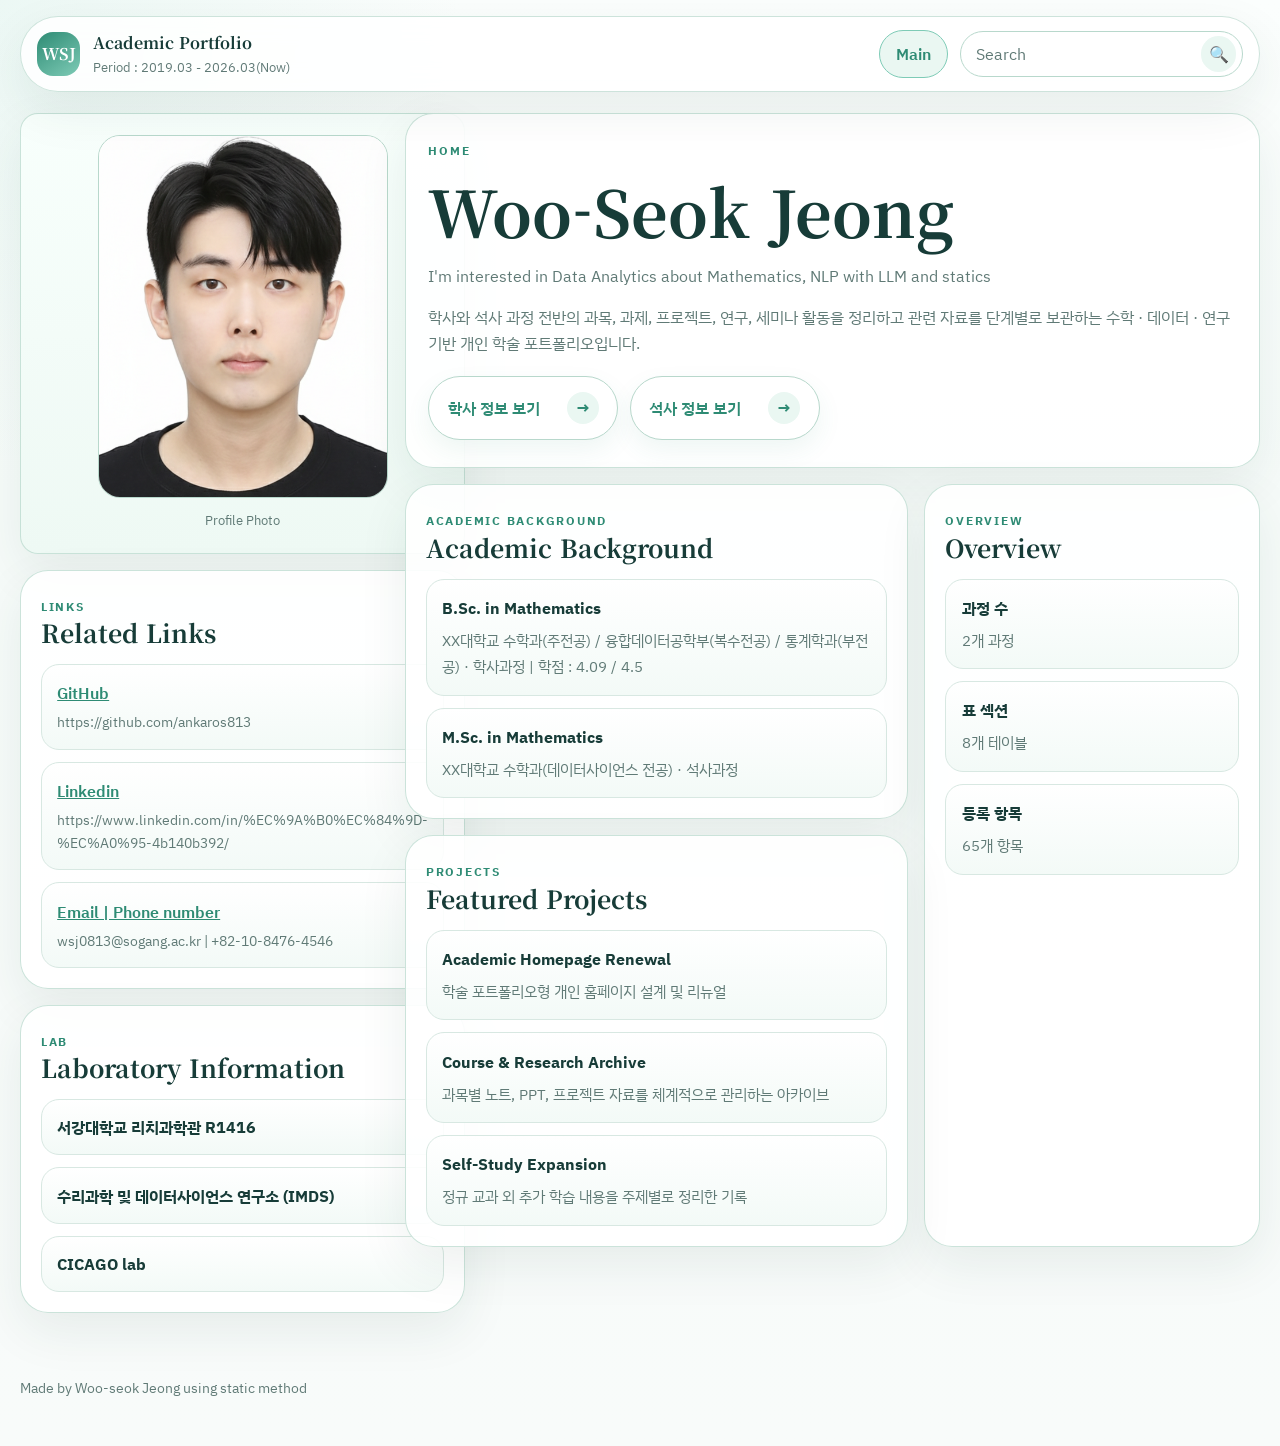
<file: index.html>
<!doctype html>
<html lang="ko">
  <head>
    <meta charset="UTF-8" />
    <meta name="viewport" content="width=device-width, initial-scale=1.0" />
    <title>Academic Portfolio</title>
    <meta
      name="description"
      content="학사와 석사 과정, 프로젝트, 연구, 세미나 활동을 정리한 Woo-Seok Jeong의 개인 학술 포트폴리오입니다."
    />
    <meta property="og:type" content="website" />
    <meta property="og:locale" content="ko_KR" />
    <meta property="og:title" content="Woo-Seok Jeong" />
    <meta
      property="og:description"
      content="학사와 석사 과정, 프로젝트, 연구, 세미나 활동을 정리한 개인 학술 포트폴리오"
    />
    <meta property="og:url" content="https://portpolio-wsj.vercel.app/" />
    <meta
      property="og:image"
      content="https://portpolio-wsj.vercel.app/assets/og/home-share-card.svg"
    />
    <meta property="og:image:type" content="image/svg+xml" />
    <meta property="og:image:width" content="1200" />
    <meta property="og:image:height" content="630" />
    <meta name="twitter:card" content="summary_large_image" />
    <meta name="twitter:title" content="Woo-Seok Jeong" />
    <meta
      name="twitter:description"
      content="학사와 석사 과정, 프로젝트, 연구, 세미나 활동을 정리한 개인 학술 포트폴리오"
    />
    <meta
      name="twitter:image"
      content="https://portpolio-wsj.vercel.app/assets/og/home-share-card.svg"
    />
    <link rel="icon" type="image/svg+xml" href="assets/icons/favicon.svg" />
    <link rel="shortcut icon" href="assets/icons/favicon.svg" />
    <link rel="apple-touch-icon" href="assets/icons/favicon.svg" />
    <link rel="preconnect" href="https://fonts.googleapis.com" />
    <link rel="preconnect" href="https://fonts.gstatic.com" crossorigin />
    <link
      href="https://fonts.googleapis.com/css2?family=IBM+Plex+Sans+KR:wght@400;500;600;700&family=Noto+Serif+KR:wght@500;600;700&display=swap"
      rel="stylesheet"
    />
    <link rel="stylesheet" href="assets/css/style.css" />
  </head>
  <body class="page-home">
    <header class="site-header">
      <div class="shell header-bar">
        <a class="brand" href="index.html">
          <span class="brand-mark">WSJ</span>
          <span class="brand-copy">
            <strong>Academic Portfolio</strong>
            <span id="brandSubtitle">Personal Academic Archive</span>
          </span>
        </a>
        <div class="header-tools">
          <nav class="program-nav">
            <a class="program-link is-active" href="index.html">Main</a>
          </nav>
          <form class="header-search" action="search.html" method="get">
            <input class="search-input" type="search" name="q" placeholder="Search" />
            <button class="search-button" type="submit" aria-label="Search">🔍</button>
          </form>
        </div>
      </div>
    </header>

    <main class="shell home-layout home-wide-layout">
      <aside class="home-side-column">
        <section class="portrait-panel panel-card profile-card">
          <div class="portrait-frame">
            <img
              id="profilePhoto"
              src="https://images.unsplash.com/photo-1500648767791-00dcc994a43e?auto=format&fit=crop&w=900&q=80"
              alt="Profile Photo"
            />
          </div>
          <p class="portrait-caption">Profile Photo</p>
        </section>

        <article class="panel-card related-links-card">
          <div class="section-head">
            <p class="eyebrow">LINKS</p>
            <h2>Related Links</h2>
          </div>
          <div id="linkList" class="link-list"></div>
        </article>

        <article class="panel-card lab-info-card">
          <div class="section-head">
            <p class="eyebrow">LAB</p>
            <h2>Laboratory Information</h2>
          </div>
          <div class="lab-info-list">
            <article class="lab-info-item">
              <strong>서강대학교 리치과학관 R1416</strong>
            </article>
            <article class="lab-info-item">
              <strong>수리과학 및 데이터사이언스 연구소 (IMDS)</strong>
            </article>
            <article class="lab-info-item">
              <strong>CICAGO lab</strong>
            </article>
          </div>
        </article>
      </aside>

      <section class="home-main-column">
        <section class="hero-card hero-card-wide">
          <div class="hero-copy">
            <p class="eyebrow">HOME</p>
            <h1 id="homeName">Academic Portfolio</h1>
            <div id="mobileProfileSummary" class="mobile-profile-summary" aria-label="Mobile profile summary"></div>
            <p id="homeTagline" class="lead"></p>
            <p id="homeIntro" class="body-copy"></p>
            <div class="hero-actions">
              <a class="btn btn-primary cta-button" href="bsc.html">
                <span>학사 정보 보기</span>
                <strong>→</strong>
              </a>
              <a class="btn btn-secondary cta-button" href="msc.html">
                <span>석사 정보 보기</span>
                <strong>→</strong>
              </a>
            </div>
          </div>
        </section>

        <section class="home-main-grid">
          <article class="panel-card academic-background-card">
            <div class="section-head">
              <p class="eyebrow">ACADEMIC BACKGROUND</p>
              <h2>Academic Background</h2>
            </div>
            <div id="educationList" class="timeline-list"></div>
          </article>

          <article class="panel-card home-overview-card">
            <div class="section-head">
              <p class="eyebrow">OVERVIEW</p>
              <h2>Overview</h2>
            </div>
            <div id="homeMetrics" class="metric-stack"></div>
          </article>

          <article class="panel-card home-projects-card">
            <div class="section-head">
              <p class="eyebrow">PROJECTS</p>
              <h2>Featured Projects</h2>
            </div>
            <div id="featuredProjects" class="feature-list"></div>
          </article>
        </section>
      </section>
    </main>

    <footer class="site-footer shell">
      <p id="footerText"></p>
    </footer>

    <script>
      const devVersion = Date.now();
      document.write(`<script src="data/site-data.js?v=${devVersion}"><\/script>`);
      document.write(`<script src="assets/js/common.js?v=${devVersion}"><\/script>`);
      document.write(`<script src="assets/js/home.js?v=${devVersion}"><\/script>`);
    </script>
  </body>
</html>
</file>
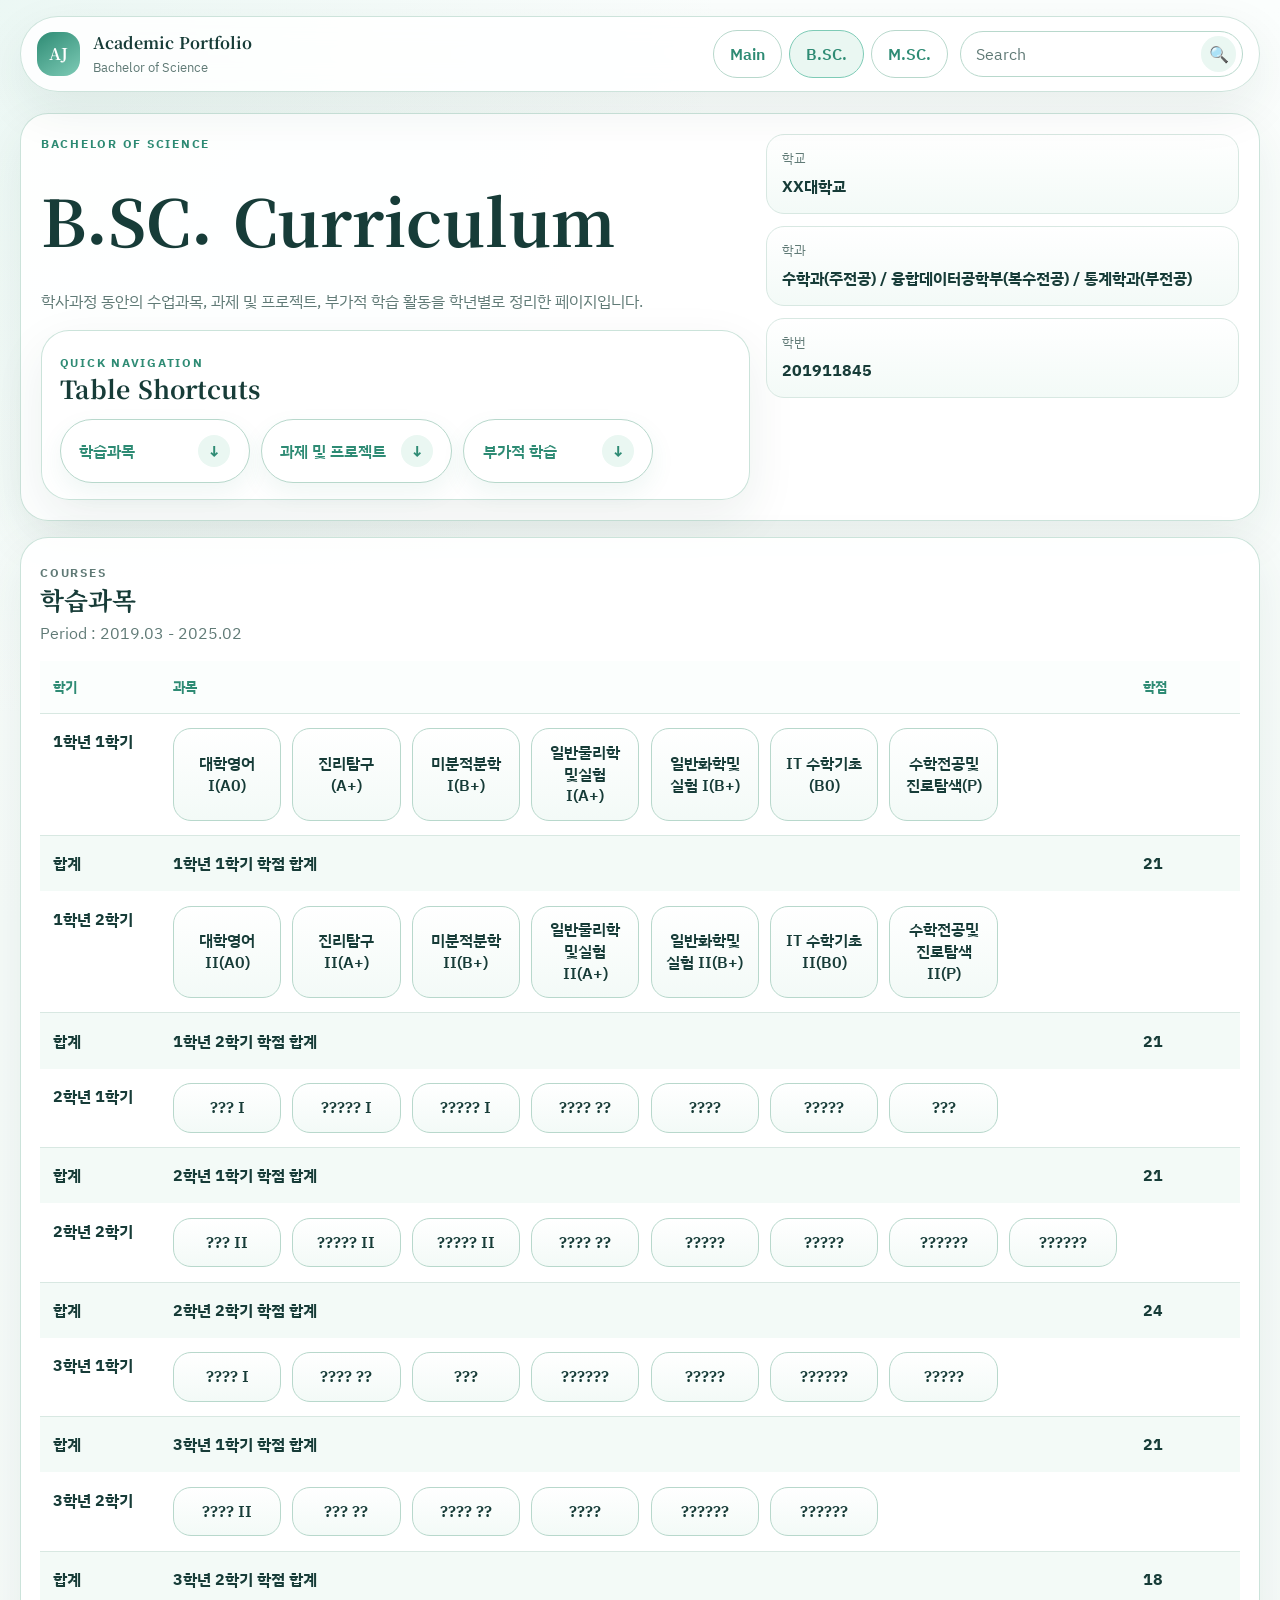
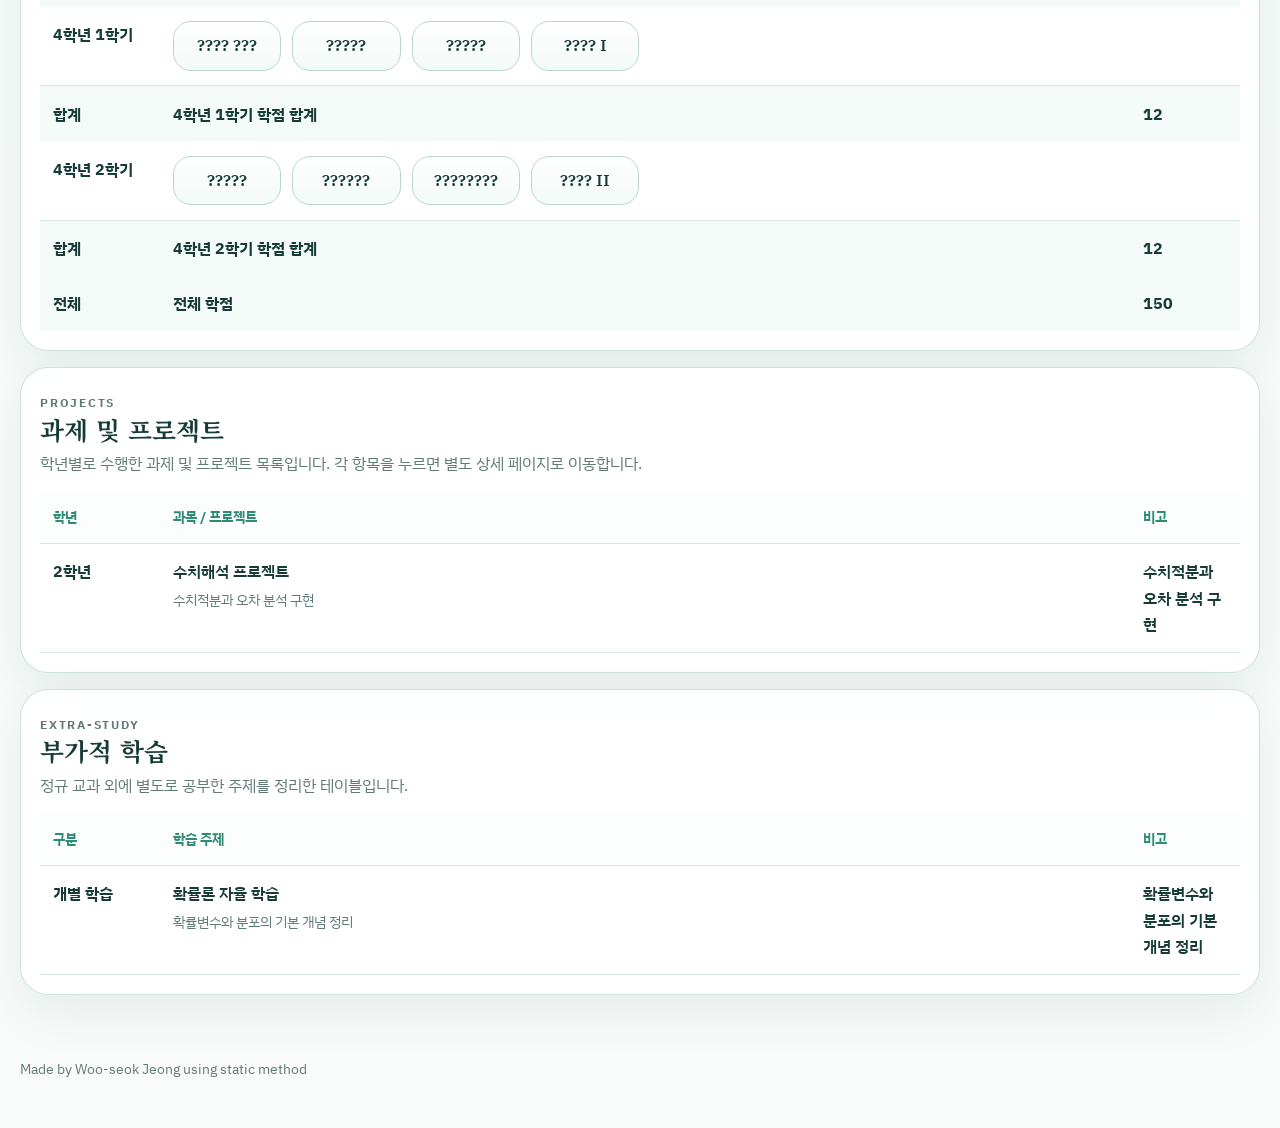
<file: bsc.html>
<!doctype html>
<html lang="ko">
  <head>
    <meta charset="UTF-8" />
    <meta name="viewport" content="width=device-width, initial-scale=1.0" />
    <title>B.SC. Curriculum</title>
    <link rel="preconnect" href="https://fonts.googleapis.com" />
    <link rel="preconnect" href="https://fonts.gstatic.com" crossorigin />
    <link
      href="https://fonts.googleapis.com/css2?family=IBM+Plex+Sans+KR:wght@400;500;600;700&family=Noto+Serif+KR:wght@500;600;700&display=swap"
      rel="stylesheet"
    />
    <link rel="stylesheet" href="assets/css/style.css" />
  </head>
  <body>
    <header class="site-header">
      <div class="shell header-bar">
        <a class="brand" href="index.html">
          <span class="brand-mark">AJ</span>
          <span class="brand-copy">
            <strong>Academic Portfolio</strong>
            <span>Bachelor of Science</span>
          </span>
        </a>
        <div class="header-tools">
          <nav class="program-nav">
            <a class="program-link" href="index.html">Main</a>
            <a class="program-link is-active" href="bsc.html">B.SC.</a>
            <a class="program-link" href="msc.html">M.SC.</a>
          </nav>
          <form class="header-search" action="search.html" method="get">
            <input class="search-input" type="search" name="q" placeholder="Search" />
            <button class="search-button" type="submit" aria-label="Search">🔍</button>
          </form>
        </div>
      </div>
    </header>

    <main class="shell page-layout">
      <section class="program-hero">
        <div class="program-main">
          <p class="eyebrow">BACHELOR OF SCIENCE</p>
          <h1 id="programTitle">B.SC.</h1>
          <p id="programDescription" class="lead"></p>
          <section class="section-jump-card section-jump-card-compact">
            <div class="section-head">
              <p class="eyebrow">QUICK NAVIGATION</p>
              <h2>Table Shortcuts</h2>
            </div>
            <div id="tableJumpNav" class="jump-nav"></div>
          </section>
        </div>
        <div id="programMeta" class="program-meta"></div>
      </section>

      <section id="tableSections" class="table-section-stack"></section>
    </main>

    <footer class="site-footer shell">
      <p id="footerText"></p>
    </footer>

    <script>
      const devVersion = Date.now();
      document.write(`<script src="data/site-data.js?v=${devVersion}"><\/script>`);
      document.write(`<script src="assets/js/common.js?v=${devVersion}"><\/script>`);
      document.write(`<script src="assets/js/program.js?v=${devVersion}"><\/script>`);
    </script>
  </body>
</html>
</file>
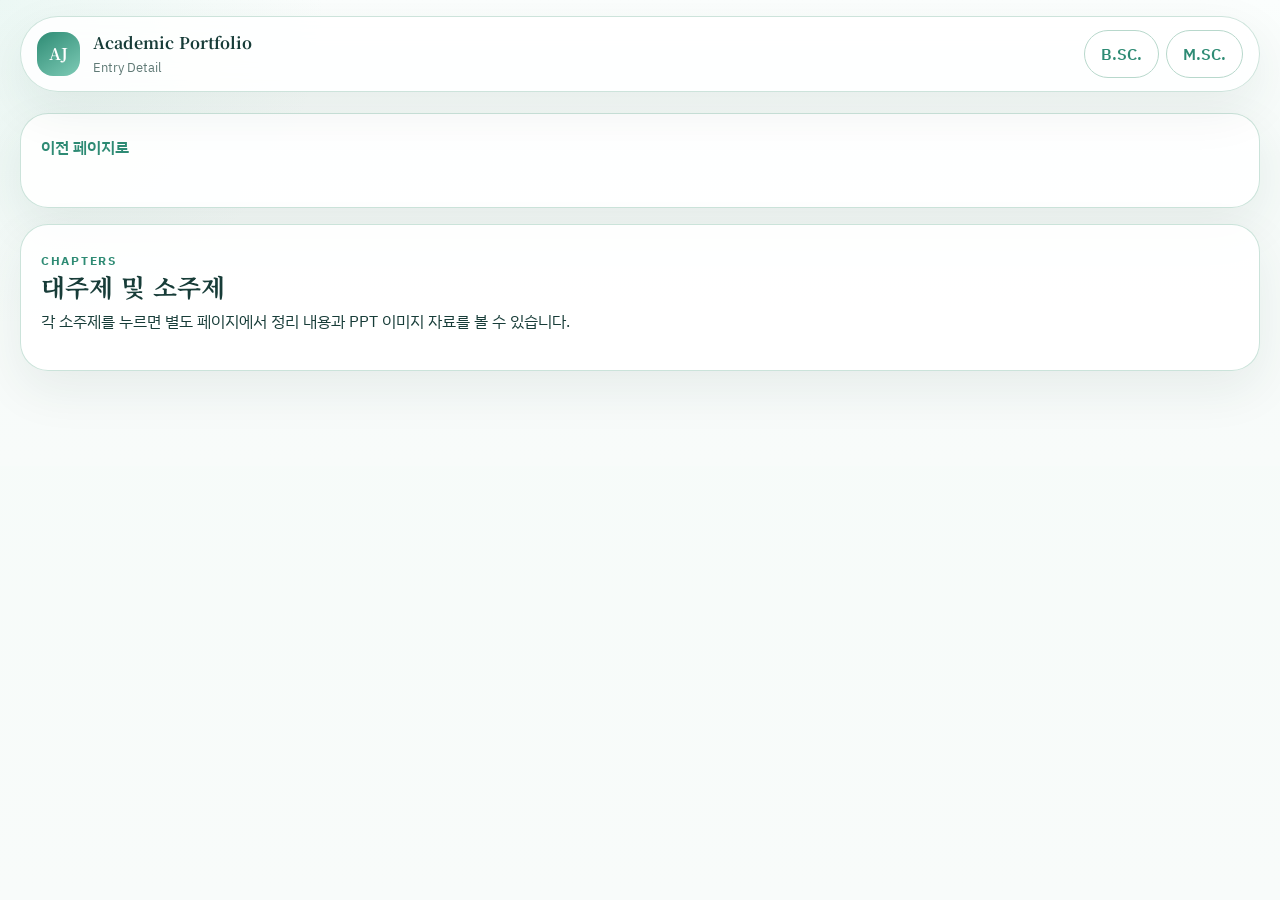
<file: entry.html>
<!doctype html>
<html lang="ko">
  <head>
    <meta charset="UTF-8" />
    <meta name="viewport" content="width=device-width, initial-scale=1.0" />
    <title>Entry Detail</title>
    <link rel="preconnect" href="https://fonts.googleapis.com" />
    <link rel="preconnect" href="https://fonts.gstatic.com" crossorigin />
    <link
      href="https://fonts.googleapis.com/css2?family=IBM+Plex+Sans+KR:wght@400;500;600;700&family=Noto+Serif+KR:wght@500;600;700&display=swap"
      rel="stylesheet"
    />
    <link rel="stylesheet" href="assets/css/style.css" />
  </head>
  <body>
    <header class="site-header">
      <div class="shell header-bar">
        <a class="brand" href="index.html">
          <span class="brand-mark">AJ</span>
          <span class="brand-copy">
            <strong>Academic Portfolio</strong>
            <span id="entryProgramLabel">Entry Detail</span>
          </span>
        </a>
        <nav class="program-nav">
          <a id="navBsc" class="program-link" href="bsc.html">B.SC.</a>
          <a id="navMsc" class="program-link" href="msc.html">M.SC.</a>
        </nav>
      </div>
    </header>

    <main class="shell page-layout">
      <section class="detail-hero">
        <a id="backToProgram" class="breadcrumb-link" href="bsc.html">이전 페이지로</a>
        <p id="entryCategory" class="eyebrow"></p>
        <h1 id="entryTitle"></h1>
        <p id="entrySummary" class="lead"></p>
      </section>

      <section class="panel-card">
        <div class="section-head">
          <p class="eyebrow">CHAPTERS</p>
          <h2>대주제 및 소주제</h2>
          <p>각 소주제를 누르면 별도 페이지에서 정리 내용과 PPT 이미지 자료를 볼 수 있습니다.</p>
        </div>
        <div id="chapterList" class="chapter-list"></div>
      </section>
    </main>

    <footer class="site-footer shell">
      <p id="footerText"></p>
    </footer>

    <script>
      const devVersion = Date.now();
      document.write(`<script src="data/site-data.js?v=${devVersion}"><\/script>`);
      document.write(`<script src="assets/js/common.js?v=${devVersion}"><\/script>`);
      document.write(`<script src="assets/js/entry.js?v=${devVersion}"><\/script>`);
    </script>
  </body>
</html>
</file>
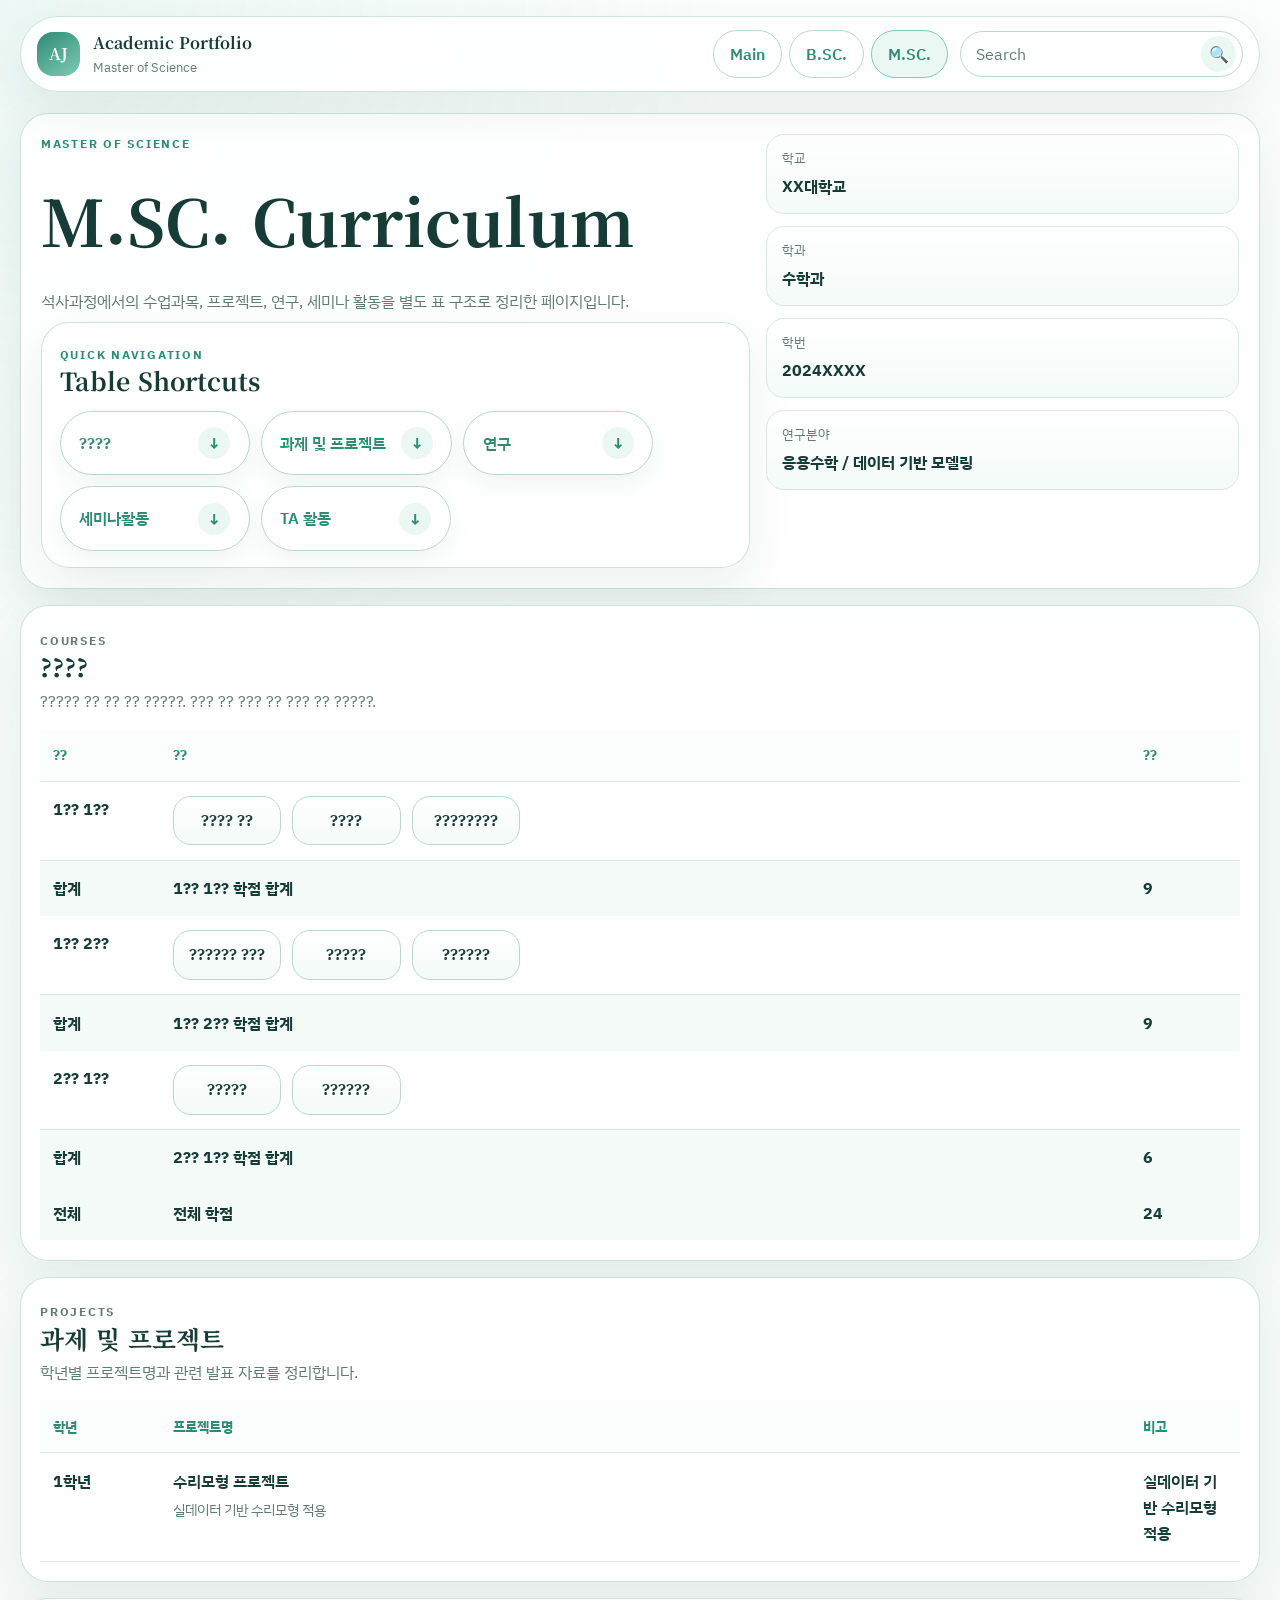
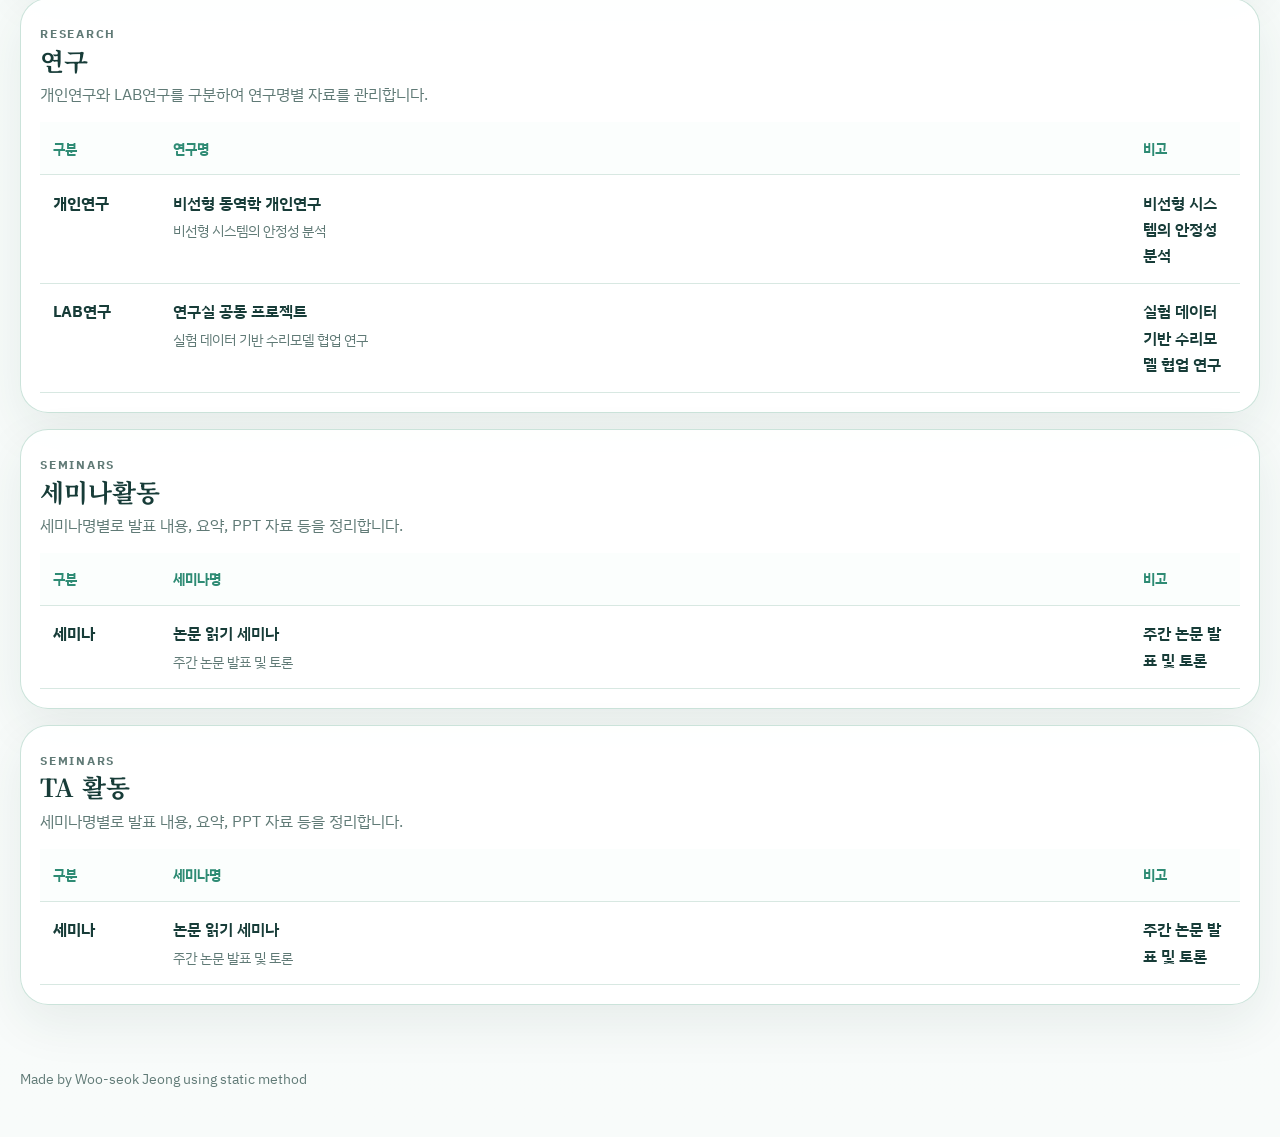
<file: msc.html>
<!doctype html>
<html lang="ko">
  <head>
    <meta charset="UTF-8" />
    <meta name="viewport" content="width=device-width, initial-scale=1.0" />
    <title>M.SC. Curriculum</title>
    <link rel="preconnect" href="https://fonts.googleapis.com" />
    <link rel="preconnect" href="https://fonts.gstatic.com" crossorigin />
    <link
      href="https://fonts.googleapis.com/css2?family=IBM+Plex+Sans+KR:wght@400;500;600;700&family=Noto+Serif+KR:wght@500;600;700&display=swap"
      rel="stylesheet"
    />
    <link rel="stylesheet" href="assets/css/style.css" />
  </head>
  <body>
    <header class="site-header">
      <div class="shell header-bar">
        <a class="brand" href="index.html">
          <span class="brand-mark">AJ</span>
          <span class="brand-copy">
            <strong>Academic Portfolio</strong>
            <span>Master of Science</span>
          </span>
        </a>
        <div class="header-tools">
          <nav class="program-nav">
            <a class="program-link" href="index.html">Main</a>
            <a class="program-link" href="bsc.html">B.SC.</a>
            <a class="program-link is-active" href="msc.html">M.SC.</a>
          </nav>
          <form class="header-search" action="search.html" method="get">
            <input class="search-input" type="search" name="q" placeholder="Search" />
            <button class="search-button" type="submit" aria-label="Search">🔍</button>
          </form>
        </div>
      </div>
    </header>

    <main class="shell page-layout">
      <section class="program-hero">
        <div class="program-main">
          <p class="eyebrow">MASTER OF SCIENCE</p>
          <h1 id="programTitle">M.SC.</h1>
          <p id="programDescription" class="lead"></p>
          <section class="section-jump-card section-jump-card-compact section-jump-card-offset">
            <div class="section-head">
              <p class="eyebrow">QUICK NAVIGATION</p>
              <h2>Table Shortcuts</h2>
            </div>
            <div id="tableJumpNav" class="jump-nav"></div>
          </section>
        </div>
        <div id="programMeta" class="program-meta"></div>
      </section>

      <section id="tableSections" class="table-section-stack"></section>
    </main>

    <footer class="site-footer shell">
      <p id="footerText"></p>
    </footer>

    <script>
      const devVersion = Date.now();
      document.write(`<script src="data/site-data.js?v=${devVersion}"><\/script>`);
      document.write(`<script src="assets/js/common.js?v=${devVersion}"><\/script>`);
      document.write(`<script src="assets/js/program.js?v=${devVersion}"><\/script>`);
    </script>
  </body>
</html>
</file>
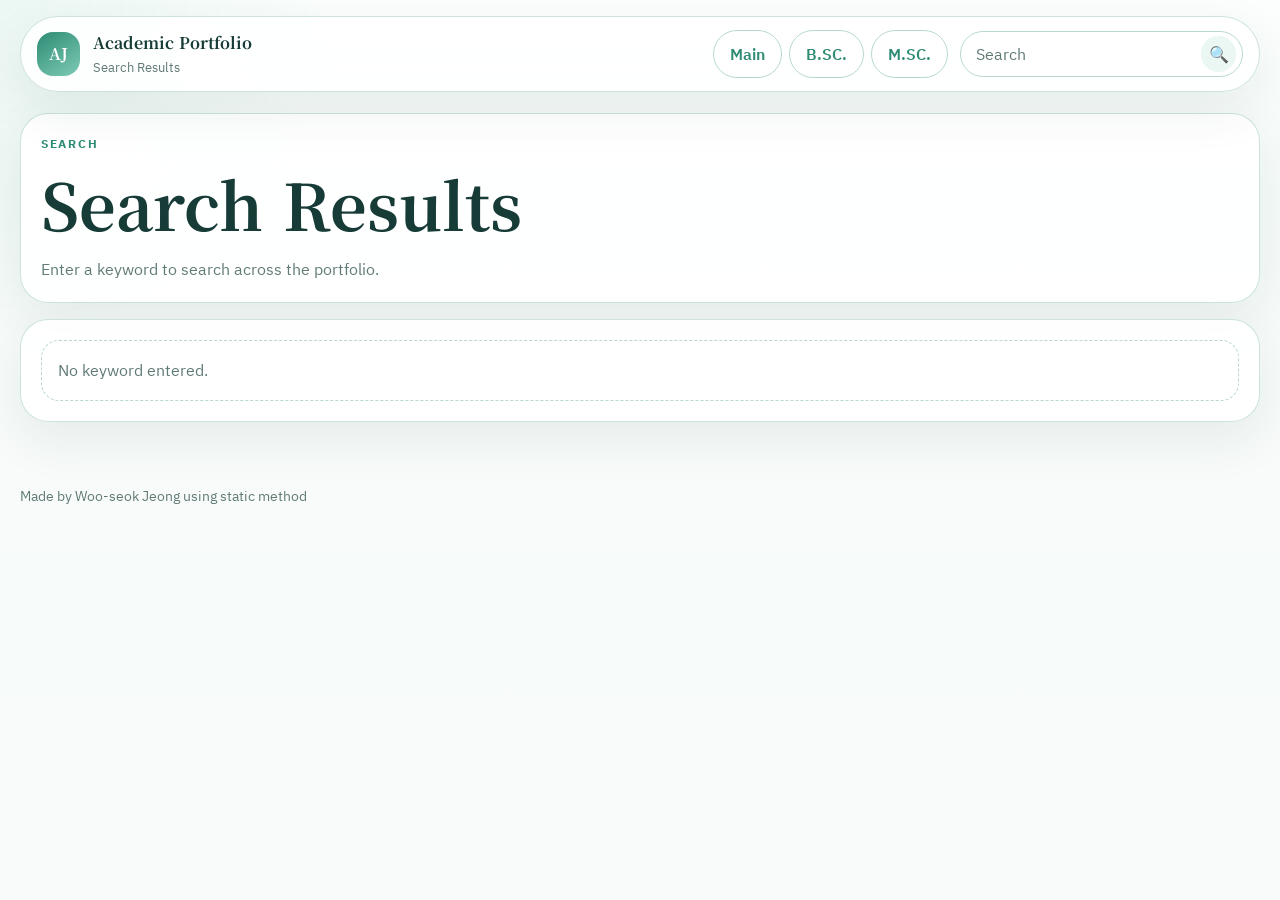
<file: search.html>
<!doctype html>
<html lang="ko">
  <head>
    <meta charset="UTF-8" />
    <meta name="viewport" content="width=device-width, initial-scale=1.0" />
    <title>Search Results</title>
    <link rel="preconnect" href="https://fonts.googleapis.com" />
    <link rel="preconnect" href="https://fonts.gstatic.com" crossorigin />
    <link
      href="https://fonts.googleapis.com/css2?family=IBM+Plex+Sans+KR:wght@400;500;600;700&family=Noto+Serif+KR:wght@500;600;700&display=swap"
      rel="stylesheet"
    />
    <link rel="stylesheet" href="assets/css/style.css" />
  </head>
  <body>
    <header class="site-header">
      <div class="shell header-bar">
        <a class="brand" href="index.html">
          <span class="brand-mark">AJ</span>
          <span class="brand-copy">
            <strong>Academic Portfolio</strong>
            <span>Search Results</span>
          </span>
        </a>
        <div class="header-tools">
          <nav class="program-nav">
            <a class="program-link" href="index.html">Main</a>
            <a class="program-link" href="bsc.html">B.SC.</a>
            <a class="program-link" href="msc.html">M.SC.</a>
          </nav>
          <form class="header-search" action="search.html" method="get">
            <input id="searchQueryInput" class="search-input" type="search" name="q" placeholder="Search" />
            <button class="search-button" type="submit" aria-label="Search">🔍</button>
          </form>
        </div>
      </div>
    </header>

    <main class="shell page-layout">
      <section class="detail-hero">
        <p class="eyebrow">SEARCH</p>
        <h1 id="searchTitle">Search Results</h1>
        <p id="searchSummary" class="lead"></p>
      </section>

      <section class="panel-card">
        <div id="searchResults" class="search-result-list"></div>
      </section>
    </main>

    <footer class="site-footer shell">
      <p id="footerText"></p>
    </footer>

    <script>
      const devVersion = Date.now();
      document.write(`<script src="data/site-data.js?v=${devVersion}"><\/script>`);
      document.write(`<script src="assets/js/common.js?v=${devVersion}"><\/script>`);
      document.write(`<script src="assets/js/search.js?v=${devVersion}"><\/script>`);
    </script>
  </body>
</html>
</file>
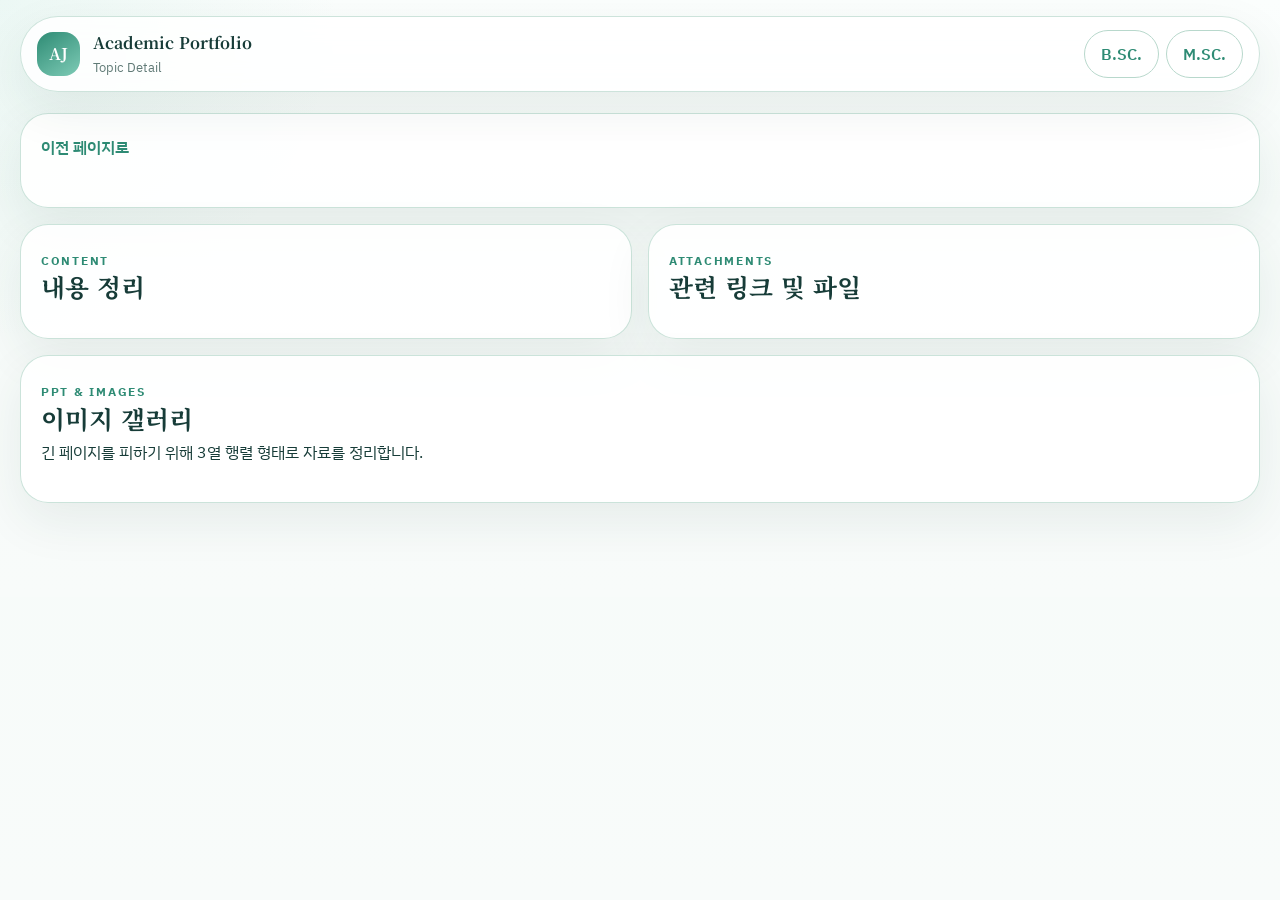
<file: topic.html>
<!doctype html>
<html lang="ko">
  <head>
    <meta charset="UTF-8" />
    <meta name="viewport" content="width=device-width, initial-scale=1.0" />
    <title>Topic Detail</title>
    <link rel="preconnect" href="https://fonts.googleapis.com" />
    <link rel="preconnect" href="https://fonts.gstatic.com" crossorigin />
    <link
      href="https://fonts.googleapis.com/css2?family=IBM+Plex+Sans+KR:wght@400;500;600;700&family=Noto+Serif+KR:wght@500;600;700&display=swap"
      rel="stylesheet"
    />
    <link rel="stylesheet" href="assets/css/style.css" />
  </head>
  <body>
    <header class="site-header">
      <div class="shell header-bar">
        <a class="brand" href="index.html">
          <span class="brand-mark">AJ</span>
          <span class="brand-copy">
            <strong>Academic Portfolio</strong>
            <span id="topicProgramLabel">Topic Detail</span>
          </span>
        </a>
        <nav class="program-nav">
          <a id="topicNavBsc" class="program-link" href="bsc.html">B.SC.</a>
          <a id="topicNavMsc" class="program-link" href="msc.html">M.SC.</a>
        </nav>
      </div>
    </header>

    <main class="shell page-layout">
      <section class="detail-hero">
        <a id="backToEntry" class="breadcrumb-link" href="entry.html">이전 페이지로</a>
        <p id="topicChapter" class="eyebrow"></p>
        <h1 id="topicTitle"></h1>
        <p id="topicSummary" class="lead"></p>
      </section>

      <section class="panel-grid two-col">
        <article class="panel-card">
          <div class="section-head">
            <p class="eyebrow">CONTENT</p>
            <h2>내용 정리</h2>
          </div>
          <div id="topicNotes" class="note-block"></div>
        </article>

        <article class="panel-card">
          <div class="section-head">
            <p class="eyebrow">ATTACHMENTS</p>
            <h2>관련 링크 및 파일</h2>
          </div>
          <div id="topicAttachments" class="attachment-list"></div>
        </article>
      </section>

      <section class="panel-card">
        <div class="section-head">
          <p class="eyebrow">PPT & IMAGES</p>
          <h2>이미지 갤러리</h2>
          <p>긴 페이지를 피하기 위해 3열 행렬 형태로 자료를 정리합니다.</p>
        </div>
        <div id="topicGallery" class="gallery-grid"></div>
      </section>
    </main>

    <footer class="site-footer shell">
      <p id="footerText"></p>
    </footer>

    <script>
      const devVersion = Date.now();
      document.write(`<script src="data/site-data.js?v=${devVersion}"><\/script>`);
      document.write(`<script src="assets/js/common.js?v=${devVersion}"><\/script>`);
      document.write(`<script src="assets/js/topic.js?v=${devVersion}"><\/script>`);
    </script>
  </body>
</html>
</file>
<file: assets/css/style.css>
:root {
  --bg: #f8fbfa;
  --surface: #ffffff;
  --surface-soft: #f3faf7;
  --line: #d8e8e2;
  --line-strong: #b8d8cc;
  --text: #173c38;
  --muted: #607a76;
  --mint: #7ecbb6;
  --mint-deep: #2e8b74;
  --mint-soft: #eaf7f2;
  --shadow: 0 18px 50px rgba(24, 63, 57, 0.08);
  --radius-lg: 28px;
  --radius-md: 18px;
  --radius-sm: 12px;
}

* {
  box-sizing: border-box;
}

html,
body {
  margin: 0;
  min-height: 100%;
  background:
    radial-gradient(circle at top left, rgba(126, 203, 182, 0.12), transparent 24%),
    linear-gradient(180deg, #fbfefd, #f6fbf9 34%, #f8fbfa);
  color: var(--text);
  font-family: "IBM Plex Sans KR", sans-serif;
  scroll-behavior: smooth;
  -webkit-text-size-adjust: 100%;
}

body {
  line-height: 1.65;
}

a {
  color: inherit;
  -webkit-tap-highlight-color: transparent;
  touch-action: manipulation;
}

button,
input,
textarea,
select,
iframe {
  -webkit-tap-highlight-color: transparent;
  touch-action: manipulation;
}

.shell {
  width: min(1180px, calc(100% - 2rem));
  margin-left: auto;
  margin-right: auto;
}

.site-header {
  padding: 1rem 0 0;
}

.header-bar {
  display: flex;
  align-items: center;
  justify-content: space-between;
  gap: 1rem;
  background: rgba(255, 255, 255, 0.86);
  border: 1px solid rgba(184, 216, 204, 0.7);
  border-radius: 999px;
  padding: 0.8rem 1rem;
  box-shadow: var(--shadow);
  backdrop-filter: blur(12px);
  position: sticky;
  top: 0.8rem;
  z-index: 20;
}

.brand {
  display: inline-flex;
  align-items: center;
  gap: 0.8rem;
  text-decoration: none;
}

.brand-mark {
  width: 2.7rem;
  height: 2.7rem;
  border-radius: 1rem;
  display: grid;
  place-items: center;
  background: linear-gradient(145deg, var(--mint-deep), var(--mint));
  color: #fff;
  font-family: "Noto Serif KR", serif;
  font-weight: 700;
}

.brand-copy {
  display: grid;
  gap: 0.05rem;
}

.brand-copy strong,
h1,
h2,
h3 {
  font-family: "Noto Serif KR", serif;
}

.brand-copy strong {
  font-size: 1rem;
}

.brand-copy span {
  color: var(--muted);
  font-size: 0.8rem;
}

.program-nav {
  display: flex;
  align-items: center;
  gap: 0.45rem;
}

.header-tools {
  display: flex;
  align-items: center;
  gap: 0.75rem;
  margin-left: auto;
  flex-wrap: nowrap;
}

.program-link,
.btn,
.table-entry-link,
.attachment-link,
.breadcrumb-link {
  text-decoration: none;
}

.program-link {
  padding: 0.62rem 1rem;
  border-radius: 999px;
  border: 1px solid var(--line-strong);
  background: #fff;
  color: var(--mint-deep);
  font-weight: 600;
}

.program-link.is-active,
.program-link:hover {
  background: var(--mint-soft);
  border-color: var(--mint);
}

.header-search {
  display: flex;
  align-items: center;
  gap: 0.45rem;
  flex: 0 0 auto;
  padding: 0.3rem 0.35rem 0.3rem 0.8rem;
  border: 1px solid var(--line-strong);
  border-radius: 999px;
  background: #fff;
}

.search-input {
  width: 220px;
  border: 0;
  outline: 0;
  background: transparent;
  color: var(--text);
  font: inherit;
}

.search-input::placeholder {
  color: var(--muted);
}

.search-button {
  width: 2.2rem;
  height: 2.2rem;
  border: 0;
  border-radius: 999px;
  display: inline-flex;
  align-items: center;
  justify-content: center;
  background: var(--mint-soft);
  color: var(--mint-deep);
  cursor: pointer;
  font: inherit;
}

.search-button:hover {
  background: var(--mint-deep);
  color: #fff;
}

.home-layout,
.page-layout {
  display: grid;
  gap: 1rem;
  padding: 1.3rem 0 3rem;
}

.hero-card,
.panel-card,
.program-hero,
.detail-hero {
  background: rgba(255, 255, 255, 0.9);
  border: 1px solid rgba(184, 216, 204, 0.72);
  border-radius: var(--radius-lg);
  box-shadow: var(--shadow);
}

.hero-card {
  display: grid;
  grid-template-columns: minmax(0, 1.3fr) minmax(280px, 0.7fr);
  gap: 1rem;
  padding: 1.4rem;
}

.hero-copy {
  padding: 0.3rem 0;
}

.mobile-profile-summary {
  display: none;
}

.eyebrow {
  margin: 0;
  color: var(--mint-deep);
  font-size: 0.78rem;
  letter-spacing: 0.14em;
  text-transform: uppercase;
  font-weight: 700;
}

h1,
h2,
h3 {
  margin: 0;
  line-height: 1.25;
}

h1 {
  margin-top: 0.55rem;
  font-size: clamp(2.2rem, 5vw, 4rem);
}

h2 {
  font-size: 1.55rem;
}

h3 {
  font-size: 1.1rem;
}

.lead {
  margin: 0.8rem 0 0;
  color: var(--muted);
  font-size: 1rem;
}

.body-copy {
  margin: 0.9rem 0 0;
  color: var(--muted);
}

.hero-actions {
  display: flex;
  flex-wrap: wrap;
  gap: 0.7rem;
  margin-top: 1.2rem;
}

.btn {
  display: inline-flex;
  align-items: center;
  justify-content: center;
  gap: 0.35rem;
  border-radius: 999px;
  padding: 0.74rem 1rem;
  font-weight: 600;
  border: 1px solid transparent;
}

.btn-primary,
.btn {
  background: var(--mint-deep);
  color: #fff;
}

.btn-secondary {
  background: #fff;
  color: var(--mint-deep);
  border-color: var(--line-strong);
}

.btn:hover {
  opacity: 0.94;
}

.page-home .hero-actions .btn {
  background: #fff;
  color: var(--mint-deep);
  border-color: var(--line-strong);
}

.page-home .hero-actions .btn:hover {
  background: var(--mint-deep);
  color: #fff;
  border-color: var(--mint-deep);
  opacity: 1;
}

.cta-button {
  min-width: 190px;
  justify-content: space-between;
  gap: 0.9rem;
  padding: 0.95rem 1.15rem;
  border-width: 1.5px;
  box-shadow: 0 10px 24px rgba(46, 139, 116, 0.08);
  font-size: 1rem;
}

.cta-button strong {
  display: inline-flex;
  width: 2rem;
  height: 2rem;
  align-items: center;
  justify-content: center;
  border-radius: 999px;
  background: var(--mint-soft);
  color: var(--mint-deep);
  font-size: 1rem;
  line-height: 1;
  transition: transform 0.18s ease, background-color 0.18s ease, color 0.18s ease;
}

.cta-button:hover {
  transform: translateY(-1px);
  box-shadow: 0 16px 34px rgba(46, 139, 116, 0.16);
}

.page-home .hero-actions .cta-button:hover strong {
  background: rgba(255, 255, 255, 0.18);
  color: #fff;
  transform: translateX(2px);
}

.mobile-profile-card {
  display: grid;
  grid-template-columns: auto minmax(0, 1fr);
  gap: 0.9rem;
  align-items: center;
  margin-top: 1rem;
  padding: 0.95rem;
  border: 1px solid var(--line);
  border-radius: 22px;
  background: linear-gradient(180deg, #ffffff, var(--surface-soft));
}

.mobile-profile-photo-wrap {
  width: 92px;
  height: 112px;
  overflow: hidden;
  border-radius: 18px;
  border: 1px solid var(--line-strong);
  background: #fff;
}

.mobile-profile-photo {
  width: 100%;
  height: 100%;
  object-fit: cover;
  display: block;
}

.mobile-profile-copy {
  display: grid;
  gap: 0.65rem;
}

.mobile-profile-period {
  margin: 0;
  color: var(--mint-deep);
  font-size: 0.84rem;
  font-weight: 700;
  line-height: 1.45;
}

.mobile-contact-list {
  display: grid;
  gap: 0.55rem;
}

.mobile-contact-row {
  display: grid;
  gap: 0.2rem;
}

.mobile-contact-label {
  color: var(--mint-deep);
  font-size: 0.76rem;
  font-weight: 700;
  line-height: 1.35;
}

.mobile-contact-values {
  display: flex;
  align-items: center;
  flex-wrap: wrap;
  gap: 0;
}

.mobile-contact-link {
  color: var(--text);
  font-size: 0.82rem;
  line-height: 1.45;
  text-decoration: none;
  overflow-wrap: anywhere;
}

.mobile-contact-link:hover {
  color: var(--mint-deep);
}

.mobile-contact-separator {
  color: var(--muted);
  font-size: 0.78rem;
  line-height: 1;
}

.portrait-panel {
  display: grid;
  align-content: center;
  justify-items: center;
  gap: 0.75rem;
  background: linear-gradient(180deg, #f8fffc, #eef9f4);
  border-radius: var(--radius-md);
  padding: 1rem;
}

.portrait-frame {
  width: min(100%, 290px);
  aspect-ratio: 4 / 5;
  overflow: hidden;
  border-radius: 22px;
  border: 1px solid var(--line-strong);
  background: #fff;
}

.portrait-frame img {
  width: 100%;
  height: 100%;
  object-fit: cover;
  display: block;
}

.portrait-caption {
  margin: 0;
  color: var(--muted);
  font-size: 0.82rem;
}

.panel-grid.two-col {
  display: grid;
  grid-template-columns: repeat(2, minmax(0, 1fr));
  gap: 1rem;
}

.panel-card,
.detail-hero,
.program-hero {
  padding: 1.25rem;
}

.section-head p {
  margin-top: 0.35rem;
}

.timeline-list,
.feature-list,
.link-list,
.metric-stack,
.chapter-list,
.attachment-list {
  display: grid;
  gap: 0.75rem;
  margin-top: 1rem;
}

.timeline-item,
.feature-item,
.link-item,
.metric-item,
.lab-info-item,
.chapter-card,
.attachment-item {
  border: 1px solid var(--line);
  border-radius: var(--radius-md);
  background: linear-gradient(180deg, #fff, var(--surface-soft));
  padding: 0.95rem;
}

.timeline-item strong,
.feature-item strong,
.metric-item strong {
  display: block;
  color: var(--text);
  margin-bottom: 0.35rem;
}

.timeline-item span,
.feature-item span,
.metric-item span {
  color: var(--muted);
  font-size: 0.92rem;
}

.link-item a,
.attachment-link {
  color: var(--mint-deep);
  font-weight: 600;
}

.lab-info-list {
  display: grid;
  gap: 0.75rem;
  margin-top: 1rem;
}

.lab-info-item strong {
  display: block;
  color: var(--text);
  line-height: 1.5;
}

.program-hero {
  display: grid;
  grid-template-columns: minmax(0, 1.2fr) minmax(280px, 0.8fr);
  gap: 1rem;
  align-items: start;
}

.program-main {
  display: grid;
  gap: 1rem;
}

.program-meta {
  display: grid;
  gap: 0.7rem;
}

.meta-card {
  border: 1px solid var(--line);
  border-radius: var(--radius-md);
  padding: 0.85rem 0.95rem;
  background: linear-gradient(180deg, #fff, var(--surface-soft));
}

.meta-card span {
  display: block;
  color: var(--muted);
  font-size: 0.82rem;
}

.meta-card strong {
  display: block;
  margin-top: 0.22rem;
}

.table-section-stack {
  display: grid;
  gap: 1rem;
}

.section-jump-card {
  background: rgba(255, 255, 255, 0.92);
  border: 1px solid rgba(184, 216, 204, 0.72);
  border-radius: var(--radius-lg);
  box-shadow: var(--shadow);
  padding: 1.1rem 1.2rem;
}

.section-jump-card-compact {
  padding: 1rem 1.1rem;
}

.section-jump-card-offset {
  margin-top: -0.5rem;
}

.jump-nav {
  margin-top: 0.9rem;
  display: flex;
  flex-wrap: wrap;
  gap: 0.7rem;
}

.jump-link {
  display: inline-flex;
  align-items: center;
  justify-content: center;
  padding: 0.72rem 1rem;
  border-radius: 999px;
  border: 1px solid var(--line-strong);
  background: #fff;
  color: var(--mint-deep);
  font-weight: 600;
  text-decoration: none;
}

.jump-link:hover {
  background: var(--mint-soft);
  border-color: var(--mint);
}

.jump-link-cta {
  min-width: 190px;
  justify-content: space-between;
  gap: 0.9rem;
  padding: 0.95rem 1.15rem;
  border-width: 1.5px;
  box-shadow: 0 10px 24px rgba(46, 139, 116, 0.08);
}

.jump-link-cta strong {
  display: inline-flex;
  width: 2rem;
  height: 2rem;
  align-items: center;
  justify-content: center;
  border-radius: 999px;
  background: var(--mint-soft);
  color: var(--mint-deep);
  font-size: 1rem;
  line-height: 1;
  transition: transform 0.18s ease, background-color 0.18s ease, color 0.18s ease;
}

.jump-link-cta:hover {
  transform: translateY(-1px);
  box-shadow: 0 16px 34px rgba(46, 139, 116, 0.16);
}

.jump-link-cta:hover strong {
  background: var(--mint-deep);
  color: #fff;
  transform: translateY(2px);
}

.table-card {
  background: rgba(255, 255, 255, 0.92);
  border: 1px solid rgba(184, 216, 204, 0.72);
  border-radius: var(--radius-lg);
  box-shadow: var(--shadow);
  padding: 1.2rem;
}

.table-head {
  margin-bottom: 0.9rem;
}

.table-head p {
  margin: 0.35rem 0 0;
  color: var(--muted);
}

.curriculum-table {
  width: 100%;
  border-collapse: collapse;
  overflow: hidden;
}

.curriculum-table th,
.curriculum-table td {
  border-bottom: 1px solid var(--line);
  padding: 0.9rem 0.8rem;
  text-align: left;
  vertical-align: top;
}

.curriculum-table th {
  color: var(--mint-deep);
  font-size: 0.88rem;
  font-weight: 700;
  background: #fbfefd;
}

.curriculum-table td {
  color: var(--text);
}

.year-cell {
  width: 120px;
  color: var(--mint-deep);
  font-weight: 700;
}

.credit-cell {
  width: 110px;
  color: var(--muted);
  font-weight: 600;
}

.table-entry-link {
  color: var(--text);
  font-weight: 600;
}

.table-entry-link:hover {
  color: var(--mint-deep);
}

.entry-grid {
  display: grid;
  grid-template-columns: repeat(8, minmax(0, 1fr));
  gap: 0.7rem;
}

.entry-chip {
  display: inline-flex;
  min-height: 3.1rem;
  align-items: center;
  justify-content: center;
  padding: 0.8rem 0.7rem;
  border: 1px solid var(--line-strong);
  border-radius: var(--radius-md);
  background: linear-gradient(180deg, #fff, var(--surface-soft));
  color: var(--text);
  text-align: center;
  font-weight: 600;
  line-height: 1.35;
  text-decoration: none;
}

.entry-chip:hover {
  color: var(--mint-deep);
  border-color: var(--mint);
  background: var(--mint-soft);
}

.entry-meta {
  display: block;
  margin-top: 0.22rem;
  color: var(--muted);
  font-size: 0.88rem;
}

.total-row td {
  border-bottom: 0;
  font-weight: 700;
  background: var(--surface-soft);
}

.detail-hero,
.program-hero {
  margin-bottom: 0;
}

.breadcrumb-link {
  display: inline-flex;
  margin-bottom: 0.9rem;
  color: var(--mint-deep);
  font-weight: 600;
}

.chapter-list {
  margin-top: 1rem;
}

.chapter-card h3 {
  color: var(--mint-deep);
}

.topic-list {
  margin-top: 0.8rem;
  display: grid;
  gap: 0.55rem;
}

.topic-link {
  display: block;
  border: 1px solid var(--line);
  border-radius: var(--radius-sm);
  background: #fff;
  padding: 0.75rem 0.9rem;
  color: var(--text);
  text-decoration: none;
  font-weight: 600;
}

.topic-link span {
  display: block;
  margin-top: 0.18rem;
  color: var(--muted);
  font-weight: 400;
  font-size: 0.88rem;
}

.note-block {
  display: grid;
  gap: 0.9rem;
  margin-top: 1rem;
}

.note-card {
  border-left: 4px solid var(--mint);
  background: var(--surface-soft);
  padding: 1rem;
  border-radius: 0 var(--radius-md) var(--radius-md) 0;
}

.note-card h3 {
  color: var(--mint-deep);
}

.note-card p {
  margin: 0.45rem 0 0;
  color: var(--muted);
}

.gallery-grid {
  margin-top: 1rem;
  display: grid;
  grid-template-columns: repeat(3, minmax(0, 1fr));
  gap: 0.8rem;
}

.gallery-card {
  border: 1px solid var(--line);
  border-radius: var(--radius-md);
  overflow: hidden;
  background: #fff;
}

.gallery-card img,
.gallery-placeholder {
  width: 100%;
  aspect-ratio: 1 / 1;
  display: block;
}

.gallery-card img {
  object-fit: cover;
}

.gallery-placeholder {
  display: grid;
  place-items: center;
  background: linear-gradient(135deg, #f6fffb, #eef8f4);
  color: var(--mint-deep);
  font-weight: 700;
}

.gallery-caption {
  padding: 0.75rem;
}

.gallery-caption strong {
  display: block;
}

.gallery-caption span {
  display: block;
  margin-top: 0.22rem;
  color: var(--muted);
  font-size: 0.88rem;
}

.site-footer {
  padding-bottom: 2rem;
  color: var(--muted);
  font-size: 0.9rem;
}

.search-result-list {
  display: grid;
  gap: 0.85rem;
}

.search-result-card {
  border: 1px solid var(--line);
  border-radius: var(--radius-md);
  background: linear-gradient(180deg, #fff, var(--surface-soft));
  padding: 1rem;
}

.search-result-link {
  color: var(--mint-deep);
  font-weight: 700;
  text-decoration: none;
}

.search-result-link:hover {
  color: var(--text);
}

.search-result-meta {
  margin: 0.35rem 0 0;
  color: var(--muted);
  font-size: 0.92rem;
}

.empty-state {
  border: 1px dashed var(--line-strong);
  border-radius: var(--radius-md);
  padding: 1rem;
  color: var(--muted);
  background: rgba(255, 255, 255, 0.7);
}

@media (max-width: 980px) {
  .header-bar,
  .hero-card,
  .program-hero,
  .panel-grid.two-col {
    grid-template-columns: 1fr;
    flex-direction: column;
    align-items: flex-start;
  }

  .header-bar {
    border-radius: 28px;
  }

  .header-tools {
    width: 100%;
    flex-wrap: wrap;
  }

  .header-search {
    width: 100%;
  }

  .search-input {
    width: 100%;
  }

  .entry-grid {
    grid-template-columns: repeat(4, minmax(0, 1fr));
  }

  .section-jump-card-offset {
    margin-top: 0;
  }

  .home-main-column {
    order: 1;
  }

  .home-side-column {
    order: 2;
  }
}

@media (max-width: 760px) {
  .shell {
    width: min(100%, calc(100% - 1rem));
  }

  .curriculum-table,
  .curriculum-table thead,
  .curriculum-table tbody,
  .curriculum-table th,
  .curriculum-table td,
  .curriculum-table tr {
    display: block;
  }

  .curriculum-table thead {
    display: none;
  }

  .curriculum-table tr {
    border: 1px solid var(--line);
    border-radius: var(--radius-md);
    margin-bottom: 0.8rem;
    overflow: hidden;
    background: #fff;
  }

  .curriculum-table td {
    border-bottom: 1px solid var(--line);
  }

  .curriculum-table td:last-child {
    border-bottom: 0;
  }

  .entry-grid {
    grid-template-columns: repeat(2, minmax(0, 1fr));
  }

  .gallery-grid {
    grid-template-columns: repeat(2, minmax(0, 1fr));
  }

  .site-header {
    padding-top: 0.6rem;
  }

  .home-layout,
  .page-layout {
    padding-top: 0.9rem;
    gap: 0.85rem;
  }

  .hero-card,
  .panel-card,
  .program-hero,
  .detail-hero,
  .table-card,
  .section-jump-card {
    border-radius: 22px;
  }

  .hero-card,
  .panel-card,
  .detail-hero,
  .program-hero {
    padding: 0.92rem;
  }

  .profile-card,
  .portrait-panel {
    padding: 0.9rem;
  }

  .portrait-frame {
    width: min(100%, 220px);
  }

  .mobile-profile-summary {
    display: block;
  }

  .related-links-card {
    display: none;
  }

  .profile-card {
    display: none;
  }

  .page-home .hero-copy {
    display: flex;
    flex-direction: column;
  }

  .page-home .hero-copy .eyebrow,
  .page-home .hero-copy h1,
  .page-home .hero-copy .mobile-profile-summary,
  .page-home .hero-copy .lead,
  .page-home .hero-copy .hero-actions,
  .page-home .hero-copy .body-copy {
    order: 0;
  }

  .page-home .hero-copy .lead {
    order: 1;
  }

  .page-home .hero-copy .hero-actions {
    order: 2;
  }

  .page-home .hero-copy .body-copy {
    order: 3;
  }

  .hero-copy .lead {
    margin-top: 0.7rem;
    font-size: 0.93rem;
  }

  .hero-copy .body-copy {
    margin-top: 0.55rem;
    font-size: 0.9rem;
    line-height: 1.55;
  }

  .hero-actions {
    display: grid;
    grid-template-columns: 1fr;
    gap: 0.5rem;
    margin-top: 0.8rem;
  }

  .cta-button {
    width: 100%;
    min-width: 0;
    padding: 0.88rem 1rem;
  }

  .link-list,
  .lab-info-list,
  .timeline-list,
  .feature-list,
  .metric-stack {
    gap: 0.65rem;
  }
}

@media (max-width: 520px) {
  .header-bar {
    padding: 0.75rem 0.85rem;
    gap: 0.8rem;
  }

  .brand {
    width: 100%;
  }

  .brand-copy strong {
    font-size: 0.92rem;
  }

  .brand-copy span {
    font-size: 0.75rem;
  }

  .program-nav {
    width: 100%;
  }

  .program-link {
    width: 100%;
    justify-content: center;
  }

  .header-search {
    width: 100%;
    padding-left: 0.72rem;
  }

  h1 {
    margin-top: 0.45rem;
    font-size: clamp(1.9rem, 10vw, 2.6rem);
  }

  h2 {
    font-size: 1.35rem;
  }

  .mobile-profile-card {
    grid-template-columns: 82px minmax(0, 1fr);
    gap: 0.65rem;
    padding: 0.72rem;
    margin-top: 0.72rem;
  }

  .mobile-profile-photo-wrap {
    width: 76px;
    height: 94px;
  }

  .mobile-profile-period {
    font-size: 0.75rem;
    line-height: 1.35;
  }

  .mobile-contact-link {
    font-size: 0.74rem;
  }

  .mobile-contact-label,
  .mobile-contact-separator {
    font-size: 0.72rem;
  }

  .mobile-contact-list {
    gap: 0.42rem;
  }

  .mobile-profile-copy {
    gap: 0.5rem;
  }
}


.shell {
  width: min(1580px, calc(100% - 2.5rem));
}

.hero-card-wide {
  grid-template-columns: minmax(0, 1fr);
}

.profile-card {
  padding: 1.35rem;
}

.home-wide-layout {
  grid-template-columns: minmax(320px, 0.82fr) minmax(0, 1.9fr);
  align-items: start;
}

.home-side-column,
.home-main-column {
  display: grid;
  gap: 1rem;
}

.home-main-grid {
  display: grid;
  grid-template-columns: minmax(0, 1.2fr) minmax(300px, 0.8fr);
  gap: 1rem;
}

.home-projects-card {
  grid-column: 1 / 2;
}

.home-overview-card {
  grid-column: 2 / 3;
  grid-row: 1 / 3;
}

@media (max-width: 980px) {
  .home-wide-layout,
  .home-main-grid {
    grid-template-columns: 1fr;
  }

  .home-overview-card,
  .home-projects-card {
    grid-column: auto;
    grid-row: auto;
  }
}

@media (max-width: 760px) {
  .shell {
    width: min(100%, calc(100% - 1rem));
  }
}

.mobile-desktop-toggle-wrap,
.mobile-desktop-toggle {
  display: none;
}

@media (max-width: 760px) {
  .mobile-desktop-toggle-wrap {
    display: block;
    margin-top: 0.2rem;
    margin-bottom: 1rem;
  }

  .mobile-desktop-toggle {
    display: inline-flex;
    align-items: center;
    justify-content: center;
    width: 100%;
    height: 3rem;
    padding: 0 1.15rem;
    border: 1px solid rgba(46, 139, 116, 0.2);
    border-radius: 22px;
    background: linear-gradient(135deg, rgba(23, 60, 56, 0.94), rgba(46, 139, 116, 0.92));
    color: #fff;
    box-shadow: 0 18px 40px rgba(19, 44, 40, 0.18);
    backdrop-filter: blur(16px);
    font: inherit;
    font-size: 0.92rem;
    font-weight: 700;
    letter-spacing: 0.01em;
  }

  body.force-desktop {
    overflow-x: auto;
  }

  body.force-desktop .shell {
    width: min(1580px, calc(100% - 2.5rem));
    min-width: 1180px;
  }

  body.force-desktop .site-header {
    padding-top: 1rem;
  }

  body.force-desktop .header-bar,
  body.force-desktop .hero-card,
  body.force-desktop .program-hero,
  body.force-desktop .panel-grid.two-col {
    grid-template-columns: initial;
    flex-direction: row;
    align-items: center;
  }

  body.force-desktop .header-bar {
    display: flex;
    justify-content: space-between;
    border-radius: 999px;
    padding: 0.8rem 1rem;
  }

  body.force-desktop .brand,
  body.force-desktop .program-nav,
  body.force-desktop .header-search,
  body.force-desktop .program-link {
    width: auto;
  }

  body.force-desktop .header-tools {
    width: auto;
    flex-wrap: nowrap;
  }

  body.force-desktop .search-input {
    width: 220px;
  }

  body.force-desktop .home-layout,
  body.force-desktop .page-layout {
    padding-top: 1.3rem;
    gap: 1rem;
  }

  body.force-desktop .hero-card,
  body.force-desktop .panel-card,
  body.force-desktop .program-hero,
  body.force-desktop .detail-hero,
  body.force-desktop .table-card,
  body.force-desktop .section-jump-card {
    border-radius: var(--radius-lg);
    padding: 1.25rem;
  }

  body.force-desktop .home-wide-layout {
    grid-template-columns: minmax(320px, 0.82fr) minmax(0, 1.9fr);
    align-items: start;
  }

  body.force-desktop .home-main-grid {
    grid-template-columns: minmax(0, 1.2fr) minmax(300px, 0.8fr);
  }

  body.force-desktop .home-projects-card {
    grid-column: 1 / 2;
  }

  body.force-desktop .home-overview-card {
    grid-column: 2 / 3;
    grid-row: 1 / 3;
  }

  body.force-desktop .home-main-column,
  body.force-desktop .home-side-column {
    order: initial;
  }

  body.force-desktop .profile-card,
  body.force-desktop .related-links-card {
    display: block;
  }

  body.force-desktop .portrait-panel {
    display: grid;
    padding: 1rem;
  }

  body.force-desktop .mobile-profile-summary {
    display: none;
  }

  body.force-desktop .page-home .hero-copy {
    display: block;
  }

  body.force-desktop .hero-copy .lead {
    margin-top: 0.8rem;
    font-size: 1rem;
  }

  body.force-desktop .hero-copy .body-copy {
    margin-top: 0.9rem;
    font-size: 1rem;
    line-height: 1.65;
  }

  body.force-desktop .hero-actions {
    display: flex;
    grid-template-columns: none;
    gap: 0.7rem;
    margin-top: 1.2rem;
  }

  body.force-desktop .cta-button {
    width: auto;
    min-width: 190px;
    padding: 0.95rem 1.15rem;
  }

  body.force-desktop .program-hero {
    display: grid;
    grid-template-columns: minmax(0, 1.2fr) minmax(280px, 0.8fr);
    align-items: start;
  }

  body.force-desktop .panel-grid.two-col {
    display: grid;
    grid-template-columns: repeat(2, minmax(0, 1fr));
    align-items: stretch;
  }

  body.force-desktop .curriculum-table,
  body.force-desktop .curriculum-table thead,
  body.force-desktop .curriculum-table tbody,
  body.force-desktop .curriculum-table th,
  body.force-desktop .curriculum-table td,
  body.force-desktop .curriculum-table tr {
    display: revert;
  }

  body.force-desktop .curriculum-table {
    width: 100%;
    border-collapse: collapse;
  }

  body.force-desktop .curriculum-table thead {
    display: table-header-group;
  }

  body.force-desktop .curriculum-table tbody {
    display: table-row-group;
  }

  body.force-desktop .curriculum-table tr {
    display: table-row;
    margin-bottom: 0;
    border: 0;
    background: transparent;
  }

  body.force-desktop .curriculum-table th,
  body.force-desktop .curriculum-table td {
    display: table-cell;
    border-bottom: 1px solid var(--line);
    padding: 0.9rem 0.8rem;
  }

  body.force-desktop .entry-grid {
    grid-template-columns: repeat(8, minmax(0, 1fr));
  }

  body.force-desktop .gallery-grid {
    grid-template-columns: repeat(3, minmax(0, 1fr));
  }
}
</file>
